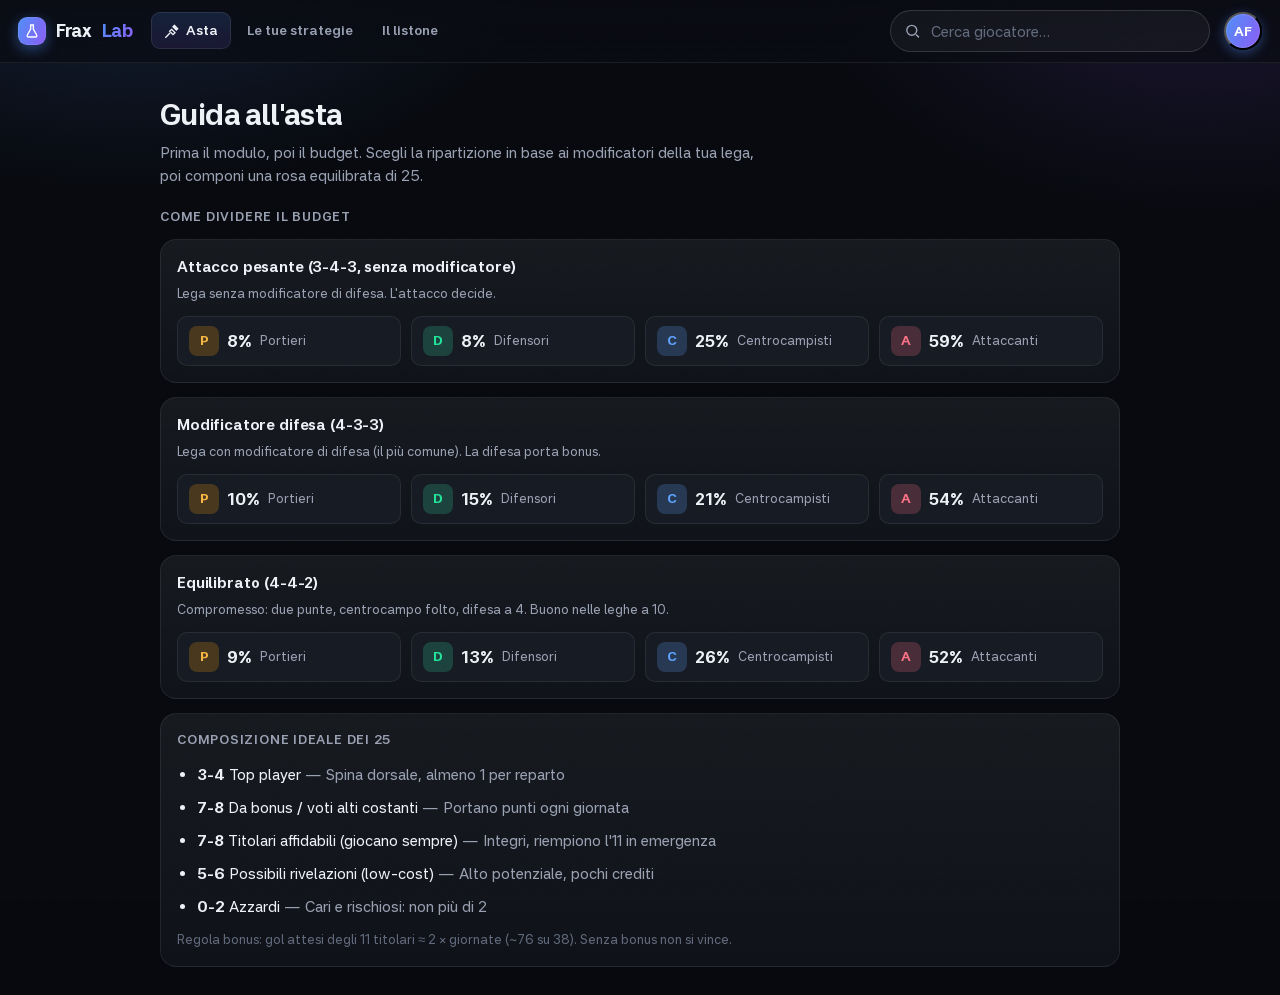
<file: app/guida.html>
<!doctype html>
<html lang="it">
<head>
<meta charset="utf-8">
<meta name="viewport" content="width=device-width, initial-scale=1, viewport-fit=cover">
<title>Guida all'asta — FraxLab</title>
<meta name="description" content="Come dividere il budget per modulo e comporre una rosa equilibrata di 25 giocatori per l'asta del Fantacalcio.">
<link rel="stylesheet" href="styles.css">
</head>
<body>
<div class="grain"></div>
<div class="shell">
  <div class="app">
    <div class="topbar" id="topbar"></div>
    <main class="view" id="view"></main>
  </div>
</div>
<div id="modalRoot"></div>

<script src="data.js"></script>
<script src="ealloracheccazzo-prev.js"></script>
<script src="player-photos.js"></script>
<script src="griglia-portieri.js"></script>
<script src="core.js"></script>
<script src="pages/guida.js"></script>
</body>
</html>
</file>
<file: app/styles.css>
/* ===== Miranda Sans (self-hosted, variable 400–700) ===== */
@font-face{font-family:"Miranda Sans";font-style:normal;font-weight:400 700;font-display:swap;
  src:url("fonts/miranda-sans-latin.woff2") format("woff2");
  unicode-range:U+0000-00FF,U+0131,U+0152-0153,U+02BB-02BC,U+02C6,U+02DA,U+02DC,U+0304,U+0308,U+0329,U+2000-206F,U+20AC,U+2122,U+2191,U+2193,U+2212,U+2215,U+FEFF,U+FFFD;}
@font-face{font-family:"Miranda Sans";font-style:normal;font-weight:400 700;font-display:swap;
  src:url("fonts/miranda-sans-latin-ext.woff2") format("woff2");
  unicode-range:U+0100-02BA,U+02BD-02C5,U+02C7-02CC,U+02CE-02D7,U+02DD-02FF,U+0304,U+0308,U+0329,U+1D00-1DBF,U+1E00-1E9F,U+1EF2-1EFF,U+2020,U+20A0-20AB,U+20AD-20C0,U+2113,U+2C60-2C7F,U+A720-A7FF;}

:root{
  --bg:#07090e; --bg2:#0a0d14;
  --surface:#0f1218; --surface2:#161a23; --surface3:#1e232f;
  --glass:rgba(20,24,34,.62);
  --border:rgba(255,255,255,.075); --border2:rgba(255,255,255,.14);
  --text:#eef1f6; --muted:#98a0b2; --faint:#616a7c;
  --accent:#4f8ef7; --accent2:#8b5cf6; --accent-cyan:#38bdf8; --accent-soft:#16233d;
  --pos:#22e39a; --warn:#f5b544; --neg:#fb6f6f;
  --P:#f5b544; --D:#22e39a; --C:#5ea2ff; --A:#fb7185;
  --grad:linear-gradient(115deg,var(--accent),var(--accent2));
  --grad-cool:linear-gradient(120deg,var(--accent-cyan),var(--accent2));
  --r8:8px; --r12:12px; --r16:16px; --r20:20px;
  --shadow:0 18px 44px -20px rgba(0,0,0,.75);
  font-synthesis:none;
}
*{box-sizing:border-box}
html,body{margin:0;padding:0}
body{background:var(--bg); color:var(--text);
  font-family:"Miranda Sans",-apple-system,BlinkMacSystemFont,"SF Pro Text","Segoe UI",Roboto,Helvetica,Arial,sans-serif;
  font-size:15px; line-height:1.5; -webkit-font-smoothing:antialiased; min-height:100vh;
  text-rendering:optimizeLegibility;}
body::before{content:"";position:fixed;inset:0;z-index:-1;pointer-events:none;
  background:
    radial-gradient(58vw 52vh at 10% -10%,rgba(79,142,247,.20),transparent 60%),
    radial-gradient(54vw 50vh at 94% -6%,rgba(139,92,246,.17),transparent 60%),
    radial-gradient(60vw 55vh at 50% 112%,rgba(34,227,154,.07),transparent 62%),
    var(--bg);}
.grain{position:fixed;inset:0;z-index:9999;pointer-events:none;opacity:.04;mix-blend-mode:overlay;
  background-image:url("data:image/svg+xml,%3Csvg xmlns='http://www.w3.org/2000/svg' width='140' height='140'%3E%3Cfilter id='n'%3E%3CfeTurbulence type='fractalNoise' baseFrequency='0.8' numOctaves='2' stitchTiles='stitch'/%3E%3C/filter%3E%3Crect width='100%25' height='100%25' filter='url(%23n)'/%3E%3C/svg%3E");}
/* gradient hairline border utility */
.hair{position:relative}
.hair::before{content:"";position:absolute;inset:0;border-radius:inherit;padding:1px;
  background:linear-gradient(145deg,rgba(255,255,255,.22),rgba(255,255,255,.03) 42%,transparent 72%);
  -webkit-mask:linear-gradient(#000 0 0) content-box,linear-gradient(#000 0 0);
  -webkit-mask-composite:xor;mask-composite:exclude;pointer-events:none;z-index:1}
.num{font-variant-numeric:tabular-nums}
h1,h2,h3{margin:0;font-weight:650;letter-spacing:-.01em}
button{font-family:inherit;font-size:inherit;color:inherit;cursor:pointer} input,select,textarea{font-family:inherit;font-size:15px}
a{color:var(--accent);text-decoration:none}
::-webkit-scrollbar{width:9px;height:9px}::-webkit-scrollbar-thumb{background:var(--surface3);border-radius:6px}

.app{width:100%}
.topbar{position:sticky;top:0;z-index:40;background:linear-gradient(180deg,rgba(9,11,17,.92),rgba(9,11,17,.72));
  backdrop-filter:blur(16px) saturate(140%);-webkit-backdrop-filter:blur(16px) saturate(140%);
  border-bottom:1px solid var(--border);display:flex;flex-wrap:wrap;align-items:center;gap:10px 14px;padding:10px 18px;min-height:62px}
.logo{display:flex;align-items:center;gap:10px;font-weight:700;letter-spacing:-.02em;font-size:17.5px;flex:none;cursor:pointer;order:1;color:var(--text)}
.logo .mark{width:28px;height:28px;border-radius:9px;background:var(--grad);position:relative;
  display:flex;align-items:center;justify-content:center;box-shadow:0 4px 14px rgba(79,142,247,.45),0 0 0 1px rgba(255,255,255,.08) inset}
.logo .mark svg{width:16px;height:16px;stroke:#fff;fill:none;stroke-width:2.1}
.logo b{background:var(--grad);-webkit-background-clip:text;background-clip:text;-webkit-text-fill-color:transparent}
/* primary top nav */
.topnav{order:4;display:flex;gap:3px;width:100%;overflow-x:auto;scrollbar-width:none;-webkit-overflow-scrolling:touch;padding-bottom:1px}
.topnav::-webkit-scrollbar{display:none}
.topnav-item{position:relative;display:inline-flex;align-items:center;gap:6px;background:none;border:none;color:var(--muted);font-size:13.5px;font-weight:600;
  padding:8px 13px;border-radius:9px;white-space:nowrap;flex:none;transition:color .18s,background .18s}
.topnav-item svg{width:16px;height:16px;stroke:currentColor;fill:none;stroke-width:2;flex:none}
.topnav-item:hover{color:var(--text);background:rgba(255,255,255,.05)}
.topnav-item.on{color:var(--text)}
.topnav-item.on::after{content:"";position:absolute;left:13px;right:13px;bottom:2px;height:2px;border-radius:2px;background:var(--grad)}
.topnav-item.cta{color:var(--text);background:linear-gradient(180deg,rgba(79,142,247,.16),rgba(139,92,246,.12));
  box-shadow:inset 0 0 0 1px rgba(255,255,255,.09)}
.topnav-item.cta:hover{background:linear-gradient(180deg,rgba(79,142,247,.26),rgba(139,92,246,.2))}
.search{position:relative;order:3;width:100%;max-width:none;min-width:0;flex:none}
.search input{width:100%;background:rgba(255,255,255,.045);border:1px solid var(--border2);color:var(--text);
  border-radius:999px;padding:9px 16px 9px 40px;min-height:42px;transition:border-color .18s,background .18s}
.search input::placeholder{color:var(--faint)}
.search input:focus{background:rgba(255,255,255,.07);border-color:rgba(79,142,247,.5)}
.search .ic{position:absolute;left:14px;top:50%;transform:translateY(-50%);width:17px;height:17px;stroke:var(--muted);fill:none;stroke-width:2}
.sresults{position:absolute;top:50px;left:0;right:0;background:rgba(15,18,24,.96);backdrop-filter:blur(14px);
  border:1px solid var(--border2);border-radius:14px;overflow:hidden;z-index:50;box-shadow:var(--shadow)}
.sresults .pcard{border:none;border-radius:0;border-bottom:1px solid var(--border);background:transparent}
.tb-right{display:flex;align-items:center;gap:10px;flex:none;order:2;margin-left:auto}
.avatar{width:38px;height:38px;border-radius:50%;background:var(--grad);cursor:pointer;
  display:flex;align-items:center;justify-content:center;font-weight:700;font-size:13.5px;color:#fff;flex:none;
  box-shadow:0 3px 12px rgba(79,142,247,.4),inset 0 0 0 1px rgba(255,255,255,.14)}
.budgetpill{font-variant-numeric:tabular-nums}
.backbtn{display:inline-flex;align-items:center;gap:5px;background:rgba(255,255,255,.05);border:1px solid var(--border2);
  color:var(--muted);border-radius:9px;padding:6px 11px 6px 8px;font-size:13px;font-weight:600;flex:none}
.backbtn:hover{color:var(--text);background:rgba(255,255,255,.09)} .backbtn svg{width:16px;height:16px;stroke:currentColor;fill:none;stroke-width:2.2}
@media(min-width:1000px){
  .topnav{order:2;width:auto;margin:0 4px}
  .search{order:3;flex:0 1 320px;width:auto;margin-left:auto}
  .tb-right{order:4;margin-left:0}
}
.view{padding:18px}
@media(min-width:880px){.view{padding:28px 32px}}
@media(min-width:1440px){.view{padding:36px 56px}.topbar{padding:12px 28px}}
@media(min-width:1800px){.view{padding:40px 72px}.topbar{padding:14px 40px}}
@media(min-width:2200px){.view{padding:44px 100px}.topbar{padding:16px 56px}}
/* in-auction secondary tabs */
.nav{display:flex;gap:4px;padding:10px 18px;overflow-x:auto;border-bottom:1px solid var(--border)}
.nav:empty{display:none;border-bottom:none;padding:0}
.nav button{background:none;border:none;color:var(--muted);display:flex;align-items:center;gap:7px;
  font-size:13.5px;font-weight:600;padding:8px 14px;border-radius:9px;white-space:nowrap;flex:none;transition:color .15s,background .15s}
.nav button svg{width:18px;height:18px;stroke:currentColor;fill:none;stroke-width:1.9;flex:none}
.nav button.on{color:var(--text);background:rgba(255,255,255,.06)} .nav button.on svg{stroke:var(--accent)}

.card{position:relative;background:linear-gradient(180deg,rgba(255,255,255,.026),rgba(255,255,255,0)),var(--surface);
  border:1px solid var(--border);border-radius:var(--r16);padding:16px}
.card+.card{margin-top:14px}
.sec-title{font-size:13px;text-transform:uppercase;letter-spacing:.06em;color:var(--muted);margin:0 0 12px;font-weight:600}
.row{display:flex;align-items:center;gap:10px}.between{display:flex;align-items:center;justify-content:space-between;gap:10px}
.muted{color:var(--muted)}.faint{color:var(--faint)}.small{font-size:13px}
.grid4{display:grid;grid-template-columns:repeat(2,1fr);gap:12px}
@media(min-width:640px){.grid4{grid-template-columns:repeat(4,1fr)}}

.btn{background:var(--surface2);color:var(--text);border:1px solid var(--border2);border-radius:10px;
  padding:10px 15px;font-size:14px;font-weight:600;transition:background .15s,border-color .15s;min-height:42px;
  display:inline-flex;align-items:center;justify-content:center;gap:7px}
.btn svg{width:16px;height:16px;stroke:currentColor;fill:none;stroke-width:2;flex:none}
.btn:hover{background:var(--surface3)}
.btn.primary{background:var(--grad);border-color:transparent;color:#fff;box-shadow:0 6px 18px -8px rgba(79,142,247,.7),inset 0 0 0 1px rgba(255,255,255,.12)}
.btn.primary:hover{filter:brightness(1.08);box-shadow:0 8px 22px -8px rgba(79,142,247,.85),inset 0 0 0 1px rgba(255,255,255,.18)}
.btn.lg{padding:13px 22px;font-size:15px;min-height:48px;border-radius:12px}
.btn.ghost{background:transparent}.btn.sm{padding:6px 11px;min-height:34px;font-size:13px;border-radius:8px}
.btn:focus-visible,input:focus-visible,select:focus-visible,textarea:focus-visible{outline:2px solid var(--accent);outline-offset:1px}
.iconbtn{background:var(--surface2);border:1px solid var(--border2);border-radius:8px;width:34px;height:34px;
  display:inline-flex;align-items:center;justify-content:center;color:var(--muted);flex:none}
.iconbtn:hover{color:var(--text);background:var(--surface3)}.iconbtn svg{width:17px;height:17px;stroke:currentColor;fill:none;stroke-width:2}
.field{display:flex;flex-direction:column;gap:6px;margin-bottom:14px}
.field label{font-size:13px;color:var(--muted);font-weight:550}
.input,select.input{background:var(--surface2);border:1px solid var(--border2);color:var(--text);border-radius:10px;padding:11px 12px;width:100%;min-height:44px}
textarea.input{min-height:70px;resize:vertical;line-height:1.5}

.chip{display:inline-flex;align-items:center;justify-content:center;font-weight:800;font-size:13.5px;width:30px;height:30px;border-radius:8px;flex:none}
.chip.P{background:rgba(245,158,11,.22);color:var(--P)}.chip.D{background:rgba(52,211,153,.22);color:var(--D)}
.chip.C{background:rgba(96,165,250,.22);color:var(--C)}.chip.A{background:rgba(251,113,133,.22);color:var(--A)}
.tag{display:inline-flex;align-items:center;gap:4px;font-size:11px;font-weight:600;padding:3px 8px;border-radius:999px;background:var(--surface2);color:var(--muted);border:1px solid var(--border);flex:none;white-space:nowrap}
.tag b{font-weight:800;margin-left:2px}
.tag svg{width:13px;height:13px;stroke:currentColor;fill:none;stroke-width:1.8;vertical-align:-2px;opacity:1}
.tag.gold{color:var(--warn);background:rgba(245,158,11,.1);border-color:rgba(245,158,11,.25)}
.tag.green{color:var(--pos);background:rgba(52,211,153,.1);border-color:rgba(52,211,153,.25)}
.tag.red{color:var(--neg);background:rgba(248,113,113,.1);border-color:rgba(248,113,113,.25)}
.tag.blue{color:var(--C);background:rgba(96,165,250,.1);border-color:rgba(96,165,250,.25)}
.tier{display:inline-flex;width:18px;height:18px;border-radius:5px;align-items:center;justify-content:center;font-size:10px;font-weight:750}
.tierA{background:rgba(52,211,153,.18);color:var(--pos)}.tierB{background:rgba(96,165,250,.18);color:var(--C)}
.tierC{background:rgba(245,158,11,.16);color:var(--warn)}.tierD{background:rgba(139,147,160,.16);color:var(--muted)}
.bar{height:7px;border-radius:99px;background:var(--surface3);overflow:hidden}
.bar>i{display:block;height:100%;border-radius:99px;background:var(--accent);transition:width .3s}
.bar.over>i{background:var(--neg)}.bar.ok>i{background:var(--pos)}
.stats{width:100%;border-collapse:collapse;font-size:13px}
.stats th,.stats td{padding:8px 6px;text-align:center;border-bottom:1px solid var(--border)}
.stats th{color:var(--muted);font-weight:600;font-size:11px;text-transform:uppercase;letter-spacing:.04em}
.stats td:first-child,.stats th:first-child{text-align:left}

/* HERO + TILES */
.hero{position:relative;border-radius:var(--r20);padding:34px 30px;margin-bottom:24px;overflow:hidden;
  background:
    radial-gradient(120% 140% at 100% 0%,rgba(139,92,246,.28),transparent 55%),
    radial-gradient(120% 160% at 0% 100%,rgba(79,142,247,.24),transparent 55%),
    linear-gradient(180deg,rgba(255,255,255,.04),rgba(255,255,255,0)),var(--surface2);
  border:1px solid var(--border);box-shadow:var(--shadow)}
.hero::after{content:"";position:absolute;top:-40%;right:-10%;width:46%;height:180%;pointer-events:none;
  background:radial-gradient(closest-side,rgba(139,92,246,.35),transparent);filter:blur(24px);opacity:.8}
.hero>*{position:relative;z-index:2}
.hero .eyebrow{display:inline-flex;align-items:center;gap:7px;font-size:12px;font-weight:600;color:var(--muted);
  text-transform:uppercase;letter-spacing:.09em;margin-bottom:14px;padding:5px 11px;border-radius:999px;
  background:rgba(255,255,255,.05);border:1px solid var(--border2)}
.hero .eyebrow .pulse{width:7px;height:7px;border-radius:50%;background:var(--pos);box-shadow:0 0 0 0 rgba(34,227,154,.6);animation:pulse 2.4s infinite}
@keyframes pulse{0%{box-shadow:0 0 0 0 rgba(34,227,154,.5)}70%{box-shadow:0 0 0 7px rgba(34,227,154,0)}100%{box-shadow:0 0 0 0 rgba(34,227,154,0)}}
.hero h1{font-size:clamp(24px,3.6vw,40px);line-height:1.08;margin-bottom:10px;letter-spacing:-.02em;max-width:16ch}
.hero h1 .grad{background:var(--grad);-webkit-background-clip:text;background-clip:text;-webkit-text-fill-color:transparent}
.hero p{color:var(--muted);margin:0 0 20px;max-width:52ch;font-size:15.5px}
.hero .cta-row{display:flex;flex-wrap:wrap;gap:10px}
.tiles{display:grid;grid-template-columns:repeat(2,1fr);gap:14px;margin-bottom:28px}
@media(min-width:720px){.tiles{grid-template-columns:repeat(3,1fr);gap:16px}}
@media(min-width:1440px){.hero{padding:44px 48px}.tiles{gap:20px}}
.tile{position:relative;overflow:hidden;background:linear-gradient(180deg,rgba(255,255,255,.03),rgba(255,255,255,0)),var(--surface);
  border:1px solid var(--border);border-radius:var(--r16);padding:18px;cursor:pointer;text-align:left;color:var(--text);
  transition:transform .2s cubic-bezier(.2,.7,.3,1),border-color .2s,box-shadow .2s}
@media(min-width:1440px){.tile{padding:24px}}
.tile:hover{transform:translateY(-3px);border-color:var(--border2);box-shadow:var(--shadow)}
.tile::after{content:"";position:absolute;inset:0;border-radius:inherit;opacity:0;transition:opacity .25s;pointer-events:none;
  background:radial-gradient(120% 120% at 0% 0%,var(--tglow,rgba(79,142,247,.14)),transparent 55%)}
.tile:hover::after{opacity:1}
.tile .ti{width:44px;height:44px;border-radius:13px;display:flex;align-items:center;justify-content:center;margin-bottom:14px;
  box-shadow:0 6px 16px -6px var(--tglow,rgba(79,142,247,.5)),inset 0 0 0 1px rgba(255,255,255,.14)}
.tile .ti svg{width:22px;height:22px;stroke:#fff;fill:none;stroke-width:1.9}
.tile .tt{font-weight:650;font-size:15.5px;display:flex;align-items:center;gap:6px}
.tile .tt .go{margin-left:auto;color:var(--muted);transition:transform .2s,color .2s}
.tile:hover .tt .go{transform:translateX(3px);color:var(--text)}
.tile .td{color:var(--muted);font-size:12.5px;margin-top:3px;line-height:1.45}
@media(min-width:1440px){.tile .ti{width:50px;height:50px}.tile .tt{font-size:17px}.tile .td{font-size:13.5px}}
.ti.blue{background:linear-gradient(135deg,#4f8ef7,#2563eb)}.ti.violet{background:linear-gradient(135deg,#8b5cf6,#6d28d9)}
.ti.green{background:linear-gradient(135deg,#22e39a,#059669)}.ti.amber{background:linear-gradient(135deg,#f5b544,#d97706)}
.ti.cyan{background:linear-gradient(135deg,#38bdf8,#0ea5e9)}.ti.pink{background:linear-gradient(135deg,#f472b6,#db2777)}
.tile.blue{--tglow:rgba(79,142,247,.16)}.tile.violet{--tglow:rgba(139,92,246,.16)}
.tile.green{--tglow:rgba(34,227,154,.14)}.tile.amber{--tglow:rgba(245,181,68,.14)}.tile.cyan{--tglow:rgba(56,189,248,.14)}.tile.pink{--tglow:rgba(244,114,182,.16)}
/* home */
.home-wrap{max-width:960px;margin:0 auto}
@media(min-width:1440px){.home-wrap{max-width:1400px}}
@media(min-width:1800px){.home-wrap{max-width:1700px}}
@media(min-width:2200px){.home-wrap{max-width:2000px}}
.recent-grid{display:grid;grid-template-columns:1fr;gap:12px}
@media(min-width:640px){.recent-grid{grid-template-columns:repeat(3,1fr)}}
.leghe-grid{display:grid;grid-template-columns:1fr;gap:14px}
@media(min-width:720px){.leghe-grid{grid-template-columns:repeat(2,1fr)}}
@media(min-width:1200px){.leghe-grid{grid-template-columns:repeat(3,1fr)}}
.leghe-grid .card{margin-top:0}
.card.recent{cursor:pointer;text-align:left;width:100%;color:var(--text);transition:transform .2s,border-color .2s;display:block}
.card.recent:hover{transform:translateY(-2px);border-color:var(--border2)}
.recent .rname{font-weight:650;font-size:15px;white-space:nowrap;overflow:hidden;text-overflow:ellipsis}
.recent .go2{color:var(--muted);flex:none}
.recent .go2 svg{width:18px;height:18px;stroke:currentColor;fill:none;stroke-width:2}
/* generic page header */
.page-head{max-width:960px;margin:0 auto 20px}
@media(min-width:1440px){.page-head{max-width:1400px}}
@media(min-width:1800px){.page-head{max-width:1700px}}
@media(min-width:2200px){.page-head{max-width:2000px}}
.page-head h1{font-size:clamp(21px,2.6vw,30px);letter-spacing:-.02em}
.page-head p{color:var(--muted);margin:6px 0 0;max-width:60ch}
.gsplit-grid{display:grid;grid-template-columns:repeat(2,1fr);gap:10px}
@media(min-width:560px){.gsplit-grid{grid-template-columns:repeat(4,1fr)}}
.gsplit{display:flex;align-items:center;gap:8px;background:var(--surface2);border:1px solid var(--border);border-radius:10px;padding:9px 11px}
.gsplit b{font-size:16px}
.cons-grid{display:grid;grid-template-columns:1fr;gap:12px}
@media(min-width:720px){.cons-grid{grid-template-columns:repeat(2,1fr)}}
@media(min-width:1100px){.cons-grid{grid-template-columns:repeat(3,1fr)}}
.cons-grid .card+.card,.recent-grid .card+.card{margin-top:0}

/* stepper */
.stepper{display:flex;gap:8px;overflow-x:auto;padding-bottom:4px;margin-bottom:16px}
.step{flex:1;min-width:82px;background:var(--surface);border:1px solid var(--border);border-radius:12px;padding:10px 8px;text-align:center;cursor:pointer;transition:.15s}
.step.on{border-color:var(--accent);background:var(--accent-soft)}
.step .sc{font-weight:700;font-size:13px;display:flex;align-items:center;justify-content:center;gap:6px}
.step .sn{font-size:11px;color:var(--muted);margin-top:2px}

.filters{display:flex;gap:8px;margin-bottom:14px;flex-wrap:wrap}
.filters .input{flex:1;min-width:120px}.filters select.input{flex:none;width:auto;min-width:104px}
.plist{display:flex;flex-direction:column;gap:8px}
.plist.hide-data .statline,.plist.hide-data .pmantra,.plist.hide-data .pright,.plist.hide-data .ot-tag{display:none}

.asst-grid{display:flex;flex-direction:column;gap:24px}
.asst-add{order:2}.asst-obj{order:1}
@media(min-width:960px){
  .asst-grid{display:grid;grid-template-columns:3fr 2fr;align-items:start;gap:24px}
  .asst-add{order:1}.asst-obj{order:2;position:sticky;top:118px;max-height:calc(100vh - 138px);overflow-y:auto}
}

.obj-board{display:flex;flex-direction:column;gap:12px;margin-bottom:20px}
.obj-outer{min-width:0;border-radius:16px;padding:10px;border:1px solid var(--border);background:var(--surface)}
.obj-outer-label{font-size:10px;font-weight:700;text-transform:uppercase;letter-spacing:.04em;color:var(--muted);padding:0 2px 8px}
.obj-outer.violet{border-color:rgba(139,92,246,.35);background:rgba(139,92,246,.06)}.obj-outer.violet .obj-outer-label{color:#c4b5fd}
.obj-outer.blue{border-color:rgba(79,142,247,.35);background:rgba(79,142,247,.06)}.obj-outer.blue .obj-outer-label{color:var(--accent)}
.obj-outer.amber{border-color:rgba(245,181,68,.35);background:rgba(245,181,68,.06)}.obj-outer.amber .obj-outer-label{color:var(--warn)}
.obj-outer.cyan{border-color:rgba(56,189,248,.35);background:rgba(56,189,248,.06)}.obj-outer.cyan .obj-outer-label{color:var(--accent-cyan)}
.obj-outer.pink{border-color:rgba(244,114,182,.35);background:rgba(244,114,182,.06)}.obj-outer.pink .obj-outer-label{color:#f472b6}
.obj-outer.empty{border-style:dashed;background:transparent}
.obj-outer.empty .obj-outer-label{opacity:.7}
.obj-fascia-list{display:flex;flex-direction:column;gap:6px}
.obj-cluster{display:flex;flex-direction:column;gap:6px;cursor:grab}
.obj-move{display:flex;gap:4px;justify-content:flex-end}
.obj-move-btn{background:var(--surface2);border:1px solid var(--border2);border-radius:6px;width:22px;height:20px;
  display:flex;align-items:center;justify-content:center;color:var(--muted);cursor:pointer;flex:none}
.obj-move-btn:hover{color:var(--text);background:var(--surface3)}
.obj-move-btn:disabled{opacity:.3;cursor:default}
.obj-move-btn:disabled:hover{background:var(--surface2);color:var(--muted)}
.obj-move-btn svg{width:13px;height:13px;stroke:currentColor;fill:none;stroke-width:2.4}
.obj-cluster.dragging{opacity:.35}
.obj-tile{position:relative;width:100%;height:87px;flex:none;border-radius:14px;padding:9px 12px;box-sizing:border-box}
.obj-tile.empty{border:2px dashed var(--border2);display:flex;flex-direction:column;align-items:center;justify-content:center}
.obj-tile .ot-plus{font-size:24px;line-height:1;color:var(--faint);opacity:.6}
.obj-tile.filled{display:flex;flex-direction:row;align-items:center;justify-content:space-between;gap:9px;
  border:1px solid var(--border2);background:var(--surface2);
  box-shadow:inset 0 0 0 1px rgba(255,255,255,.06);transition:border-color .15s}
.obj-tile.filled.violet{border-color:rgba(139,92,246,.4);background:linear-gradient(160deg,rgba(139,92,246,.32),rgba(139,92,246,.1))}
.obj-tile.filled.blue{border-color:rgba(79,142,247,.4);background:linear-gradient(160deg,rgba(79,142,247,.3),rgba(79,142,247,.08))}
.obj-tile.filled.amber{border-color:rgba(245,181,68,.45);background:linear-gradient(160deg,rgba(245,181,68,.3),rgba(245,181,68,.08))}
.obj-tile.filled.cyan{border-color:rgba(56,189,248,.4);background:linear-gradient(160deg,rgba(56,189,248,.28),rgba(56,189,248,.08))}
.obj-tile.filled.pink{border-color:rgba(244,114,182,.4);background:linear-gradient(160deg,rgba(244,114,182,.28),rgba(244,114,182,.08))}
.obj-tile.filled.bought{border-color:rgba(34,227,154,.5);background:linear-gradient(160deg,rgba(34,227,154,.3),rgba(34,227,154,.08))}
.ot-left{display:flex;flex-direction:column;align-items:flex-start;gap:5px;min-width:0;flex:1}
.ot-head{display:flex;align-items:center;gap:6px;min-width:0}
.obj-tile .chip{width:19px;height:19px;font-size:9px;border-radius:5px;flex:none}
.ot-name{font-size:12px;font-weight:750;color:var(--text);white-space:nowrap;overflow:hidden;text-overflow:ellipsis;min-width:0}
.ot-tag{font-size:8px;font-weight:700;text-transform:uppercase;letter-spacing:.02em;border-radius:999px;padding:2px 6px;white-space:nowrap}
.ot-tag.violet{color:#c4b5fd;background:rgba(139,92,246,.18)}
.ot-tag.blue{color:var(--accent);background:rgba(79,142,247,.18)}
.ot-tag.amber{color:var(--warn);background:rgba(245,181,68,.18)}
.ot-tag.cyan{color:var(--accent-cyan);background:rgba(56,189,248,.16)}
.ot-tag.pink{color:#f472b6;background:rgba(244,114,182,.16)}
.ot-tag.bought{color:var(--pos);background:rgba(34,227,154,.16)}
/* banda della fascia nella lista dell'asta live: la scritta (TOP ecc.) sta
   dentro la banda colorata, in verticale, invece che in un badge a parte */
.pcard.fascia{position:relative;padding-left:36px;min-height:108px}
.fascia-stripe{position:absolute;left:-1px;top:-1px;bottom:-1px;width:26px;
  border-radius:14px 0 0 14px;background:var(--fascia);
  box-shadow:0 0 16px 2px var(--fascia-glow),inset 0 0 0 1px rgba(255,255,255,.18);
  display:flex;align-items:center;justify-content:center;pointer-events:none}
.fascia-stripe span{writing-mode:vertical-rl;transform:rotate(180deg);
  font-size:10.5px;font-weight:800;letter-spacing:.07em;color:#fff;
  text-shadow:0 1px 3px rgba(0,0,0,.35);white-space:nowrap}
.pcard.fascia.violet{--fascia:#8b5cf6;--fascia-glow:rgba(139,92,246,.55)}
.pcard.fascia.blue{--fascia:#4f8ef7;--fascia-glow:rgba(79,142,247,.55)}
.pcard.fascia.amber{--fascia:#f5b544;--fascia-glow:rgba(245,181,68,.5)}
.pcard.fascia.cyan{--fascia:#38bdf8;--fascia-glow:rgba(56,189,248,.5)}
.pcard.fascia.pink{--fascia:#f472b6;--fascia-glow:rgba(244,114,182,.5)}
.plist.hide-data .fascia-stripe{visibility:hidden}
.ot-prices{display:flex;flex-direction:row;align-items:center;justify-content:flex-end;gap:16px;flex:none}
.ot-price{display:flex;flex-direction:column;align-items:flex-start;gap:3px;text-align:left}
.ot-price.mine{padding-left:16px;border-left:1px solid var(--border2)}
.ot-price span{font-size:10.5px;color:var(--muted);white-space:nowrap}
.ot-price b{font-size:18px;font-weight:800;color:var(--text)}
.obj-tile.filled.violet .ot-price.mine b{color:#c4b5fd}
.obj-tile.filled.blue .ot-price.mine b{color:var(--accent)}
.obj-tile.filled.amber .ot-price.mine b{color:var(--warn)}
.obj-tile.filled.cyan .ot-price.mine b{color:var(--accent-cyan)}
.obj-tile.filled.pink .ot-price.mine b{color:#f472b6}
.obj-tile.filled.bought .ot-price.mine b{color:var(--pos)}
.slothead{display:flex;align-items:center;justify-content:space-between;gap:8px;margin-bottom:8px}
.tagsel{background:var(--surface2);border:1px solid var(--border2);color:var(--text);border-radius:8px;padding:5px 8px;font-size:12px;font-weight:600}
.pricebox{display:flex;gap:8px;align-items:flex-end;flex-wrap:wrap}
.pricebox .maxbox{display:flex;flex-direction:column;gap:3px;flex:none}
.pricebox .maxbox label{font-size:9px;color:var(--muted);text-transform:uppercase;letter-spacing:.03em;white-space:nowrap}
.pricebox .maxbox .row{gap:3px}
.pricebox input{width:64px;padding:6px 8px;min-height:32px;text-align:right}
.pcard{display:flex;align-items:center;gap:15px;background:var(--surface);border:1px solid var(--border);border-radius:14px;padding:16px 18px;transition:.15s;cursor:pointer}
.pcard:hover{border-color:var(--border2);background:var(--surface2)}
.pavatar{width:48px;height:70px;flex:none;display:block}
.pavatar img{width:100%;height:100%;border-radius:12px;object-fit:contain;
  background:var(--surface3);box-shadow:inset 0 0 0 1px rgba(255,255,255,.08)}
.pcard .nm{font-weight:650;font-size:15.5px;line-height:1.2}.pcard .mt{color:var(--muted);font-size:13px}.pcard .push{flex:1}
.pmid{flex:1;min-width:0;display:flex;flex-direction:column;gap:4px}
.pname{font-weight:650;font-size:16.5px;line-height:1.2;display:flex;align-items:center;gap:7px;flex-wrap:wrap}
.pmeta{color:var(--muted);font-size:13px;display:flex;align-items:center;gap:5px}
.statline{display:flex;gap:7px;flex-wrap:wrap;overflow-x:auto;margin-top:5px}
.sp{font-size:12px;font-weight:600;background:var(--surface2);border:1px solid var(--border);border-radius:7px;padding:4px 8px;color:var(--muted);flex:none;white-space:nowrap}
.sp b{color:var(--text);font-weight:700;margin-left:3px}
.sp svg{width:14px;height:14px;stroke:currentColor;fill:none;stroke-width:1.8;vertical-align:-2px;margin-right:3px;opacity:1}
.sp.target{color:var(--accent);background:rgba(79,142,247,.12);border-color:rgba(79,142,247,.35)}
.sp.target b{color:var(--accent)}
.tbar{display:inline-flex;align-items:center;gap:7px;font-size:12px;font-weight:700;background:var(--surface2);border:1px solid var(--border);border-radius:999px;padding:4px 9px 4px 7px;color:var(--text);flex:none;white-space:nowrap}
.tbar .bars{display:inline-flex;align-items:center;gap:2.5px}
.tbar .seg{width:4px;height:12px;border-radius:2px;background:rgba(255,255,255,.14)}
.tbar.green .seg.on{background:var(--pos);box-shadow:0 0 6px 1px rgba(34,227,154,.65)}
.tbar.amber .seg.on{background:var(--warn);box-shadow:0 0 6px 1px rgba(245,181,68,.6)}
.tbar.red .seg.on{background:var(--neg);box-shadow:0 0 6px 1px rgba(251,111,111,.6)}
.tbar.green b{color:var(--pos)}.tbar.amber b{color:var(--warn)}.tbar.red b{color:var(--neg)}
.qt{font-weight:700;font-size:15px}
.arrow{font-weight:700}.arrow.up{color:var(--pos)}.arrow.dn{color:var(--neg)}.arrow.fl{color:var(--muted)}.arrow.wv{color:var(--warn)}
.overlay{position:fixed;inset:0;z-index:60;background:rgba(5,6,8,.6);backdrop-filter:blur(3px);display:flex;align-items:flex-end;justify-content:center}
@media(min-width:640px){.overlay{align-items:center;padding:20px}}
.sheet{background:var(--surface);border:1px solid var(--border);width:100%;max-width:560px;border-radius:18px 18px 0 0;max-height:92vh;overflow:auto;padding:18px 18px 26px}
@media(min-width:640px){.sheet{border-radius:18px}}
.sheet .grip{width:38px;height:4px;border-radius:99px;background:var(--border2);margin:0 auto 14px}
@media(min-width:640px){.sheet .grip{display:none}}
.empty{text-align:center;color:var(--muted);padding:40px 20px}
.empty svg{width:42px;height:42px;stroke:var(--faint);fill:none;stroke-width:1.5;margin-bottom:12px}
.kpi{background:var(--surface2);border:1px solid var(--border);border-radius:12px;padding:12px}
.kpi .v{font-size:22px;font-weight:750;letter-spacing:-.02em}.kpi .l{font-size:12px;color:var(--muted);margin-top:2px}
.pref{font-size:10px;font-weight:700;color:var(--accent);text-transform:uppercase;letter-spacing:.05em}
hr.sep{border:none;border-top:1px solid var(--border);margin:14px 0}
.list-clean li{margin:6px 0}
.slotline{display:flex;align-items:center;gap:10px;padding:9px 0}.slotline.ghost{opacity:.5}.slotline.empty-slot{opacity:.35}
.dot-ph{width:22px;height:22px;border-radius:6px;border:1px dashed var(--border2);flex:none}
.teams-cols{display:flex;gap:12px;overflow-x:auto;padding-bottom:8px;margin:14px 0 22px}
.team-col{flex:0 0 240px;background:linear-gradient(180deg,rgba(255,255,255,.026),rgba(255,255,255,0)),var(--surface);
  border:1px solid var(--border);border-radius:var(--r16);padding:14px}
.tcdot{width:8px;height:8px;border-radius:50%;flex:none}
.tc-warn{display:flex;align-items:center;gap:7px;padding:7px 10px;margin-bottom:10px;border-radius:9px;
  background:rgba(245,181,68,.12);border:1px solid rgba(245,181,68,.35);color:var(--warn);font-size:11.5px;font-weight:600;line-height:1.3}
.tc-warn svg{width:15px;height:15px;flex:none;stroke:var(--warn);fill:none;stroke-width:2}
.tc-roster{display:flex;flex-direction:column;gap:10px;max-height:320px;overflow-y:auto}
.tc-group-label{font-size:9.5px;font-weight:700;text-transform:uppercase;letter-spacing:.04em;color:var(--faint);padding:0 0 4px}
.tc-row{display:flex;align-items:center;gap:6px;padding:5px 0;border-bottom:1px solid var(--border)}
.tc-row:last-child{border-bottom:none}
.tc-info{flex:1;min-width:0;display:flex;flex-direction:column;gap:1px}
.tc-name{font-size:12.5px;font-weight:600;overflow:hidden;text-overflow:ellipsis;white-space:nowrap}
.tc-team{font-size:10px;color:var(--faint);overflow:hidden;text-overflow:ellipsis;white-space:nowrap}
.tc-price-box{flex:none;min-width:38px;padding:5px 6px;background:var(--surface3);border:1px solid var(--border2);border-radius:var(--r8);font-size:14px;font-weight:800;text-align:center;color:var(--text);line-height:1.1}
.tc-price-target{flex:none;min-width:42px;padding:6px 10px;background:var(--warn);border:1px solid var(--warn);border-radius:var(--r8);font-size:16px;font-weight:800;text-align:center;color:#241a06;line-height:1.1;box-shadow:0 0 10px 1px rgba(245,181,68,.4)}
.tc-rm{background:none;border:none;color:var(--faint);font-size:0;padding:3px;border-radius:5px;flex:none;display:flex}
.tc-rm svg{width:12px;height:12px;stroke:currentColor;fill:none;stroke-width:2.4}
.tc-rm:hover{color:var(--neg);background:rgba(251,111,111,.12)}
.tabbar{display:flex;gap:6px;border-bottom:1px solid var(--border);padding-bottom:0}
.tabbtn{background:none;border:none;color:var(--muted);font-size:13.5px;font-weight:600;padding:9px 4px;margin-right:14px;cursor:pointer;border-bottom:2px solid transparent;transition:color .15s}
.tabbtn:hover{color:var(--text)}
.tabbtn.active{color:var(--text);border-bottom-color:var(--accent)}
.tabbtn svg{width:13px;height:13px;stroke:currentColor;fill:none;stroke-width:2.2;vertical-align:-2px;margin-right:3px}
.gauge-grid{display:grid;grid-template-columns:repeat(auto-fit,minmax(220px,1fr));gap:12px}
.gauge-card{background:linear-gradient(180deg,rgba(255,255,255,.026),rgba(255,255,255,0)),var(--surface);
  border:1px solid var(--border);border-radius:var(--r16);padding:16px}
.gauge-card-title{font-size:13.5px;font-weight:700;margin-bottom:14px;display:flex;align-items:center;gap:7px}
.gauge-row{display:flex;justify-content:space-between;gap:6px}
.gauge-col{display:flex;flex-direction:column;align-items:center;gap:8px;flex:1;min-width:0}
.gauge{position:relative;width:74px;height:74px;flex:none}
.gauge svg{width:100%;height:100%;transform:rotate(-90deg)}
.gauge-track{fill:none;stroke:var(--border2);stroke-width:9}
.gauge-fill{fill:none;stroke-width:9;stroke-linecap:round;transition:stroke-dashoffset .4s ease}
.gauge-val{position:absolute;inset:0;display:flex;align-items:center;justify-content:center;font-size:17px;font-weight:800;color:var(--text)}
.gauge-val span{font-size:10px;font-weight:600;color:var(--faint);margin-left:1px}
.gauge-val.faint{color:var(--faint);font-size:20px}
.gauge-lbl{font-size:10.5px;color:var(--muted);text-align:center;white-space:nowrap}

.form-team-select{display:flex;gap:7px;overflow-x:auto;padding-bottom:10px;margin-bottom:18px;scrollbar-width:thin}
.form-team-btn{flex:none;background:var(--surface2);border:1px solid var(--border2);color:var(--muted);font-size:12px;font-weight:700;
  padding:8px 14px;border-radius:999px;cursor:pointer;white-space:nowrap;transition:all .15s}
.form-team-btn:hover{background:var(--surface3);color:var(--text);transform:translateY(-1px)}
.form-team-btn.active{background:var(--grad);border-color:transparent;color:#fff;box-shadow:0 4px 14px -4px rgba(79,142,247,.6)}
.form-team-btn.nodata{opacity:.35}
.form-team-btn.nodata:hover{transform:none}
.form-sep{flex:none;width:1px;align-self:stretch;background:var(--border2);margin:2px 2px}
.form-team-btn.extra{border-style:dashed;color:var(--faint)}
.form-team-btn.extra.active{background:var(--surface3);color:var(--text);border-color:var(--border2);box-shadow:none}

.pitch-panel{display:flex;gap:20px;flex-wrap:wrap;align-items:flex-start}
.pitch-field{flex:1 1 380px;min-width:300px;position:relative;overflow:hidden;
  background:
    repeating-linear-gradient(180deg,rgba(255,255,255,.05) 0 42px,rgba(0,0,0,.05) 42px 84px),
    radial-gradient(120% 90% at 50% -10%,rgba(52,211,153,.22),transparent 60%),
    linear-gradient(180deg,#0f2a1f,#0a1f17);
  border:1px solid var(--border);border-radius:var(--r20);padding:26px 14px 22px;
  display:flex;flex-direction:column;justify-content:space-between;gap:22px;min-height:420px;
  box-shadow:inset 0 0 0 1px rgba(255,255,255,.04),0 12px 28px -16px rgba(0,0,0,.6)}
.pitch-formation{position:absolute;top:12px;left:14px;font-size:11px;font-weight:800;color:#eafff2;background:rgba(0,0,0,.35);
  padding:4px 11px;border-radius:999px;letter-spacing:.02em;z-index:2;backdrop-filter:blur(2px)}
.pitch-markings{position:absolute;inset:0;pointer-events:none;opacity:.5}
.pm-circle{position:absolute;left:50%;top:50%;width:150px;height:150px;border:1.5px solid rgba(255,255,255,.35);border-radius:50%;transform:translate(-50%,-50%)}
.pm-halfway{position:absolute;left:0;right:0;top:50%;height:0;border-top:1.5px solid rgba(255,255,255,.35)}
.pm-box{position:absolute;left:50%;bottom:0;width:58%;height:70px;border:1.5px solid rgba(255,255,255,.35);border-bottom:none;transform:translateX(-50%);border-radius:6px 6px 0 0}
.pm-arc{position:absolute;bottom:-1px;width:26px;height:26px;border:1.5px solid rgba(255,255,255,.35);border-radius:50%}
.pm-arc-l{left:-13px}.pm-arc-r{right:-13px}

.pitch-row{display:flex;justify-content:space-evenly;flex-wrap:wrap;gap:10px;position:relative;z-index:1}
.pitch-row.gk-row{justify-content:center}
.pchip{display:flex;flex-direction:column;align-items:center;gap:5px;cursor:pointer;width:66px;flex:none;transition:transform .12s}
.pchip:hover{transform:translateY(-3px)}
.pchip.nodata{cursor:default}
.pchip.nodata:hover{transform:none}
.pchip-av{width:34px;height:34px;border-radius:50%;display:flex;align-items:center;justify-content:center;font-size:12px;font-weight:800;
  border:2px solid rgba(255,255,255,.7);box-shadow:0 3px 8px -2px rgba(0,0,0,.55)}
.pchip-av.P{background:linear-gradient(155deg,#f5b544,#c8850f);color:#2b1a00}
.pchip-av.D{background:linear-gradient(155deg,#22e39a,#0f9d6c);color:#00251a}
.pchip-av.C{background:linear-gradient(155deg,#5ea2ff,#2f66d6);color:#00173e}
.pchip-av.A{background:linear-gradient(155deg,#fb7185,#d43a55);color:#3a0009}
.pchip.nodata .pchip-av{opacity:.55;filter:grayscale(.4)}
.pchip-nm{font-size:10.5px;font-weight:700;color:#fff;text-align:center;line-height:1.15;text-shadow:0 1px 3px rgba(0,0,0,.7);
  overflow:hidden;text-overflow:ellipsis;display:-webkit-box;-webkit-line-clamp:2;-webkit-box-orient:vertical;max-width:100%}
.pchip.nodata .pchip-nm{color:rgba(255,255,255,.45)}

.pchip-r{width:16px;height:16px;border-radius:5px;display:inline-flex;align-items:center;justify-content:center;font-size:9px;font-weight:800;flex:none}
.pchip-r.P{background:rgba(245,158,11,.22);color:var(--P)}.pchip-r.D{background:rgba(52,211,153,.22);color:var(--D)}
.pchip-r.C{background:rgba(96,165,250,.22);color:var(--C)}.pchip-r.A{background:rgba(251,113,133,.22);color:var(--A)}

.pitch-side{flex:1 1 260px;min-width:240px;display:flex;flex-direction:column;gap:12px}
.pitch-coach{display:flex;justify-content:space-between;align-items:center;background:var(--surface2);border:1px solid var(--border);
  border-radius:var(--r12);padding:11px 14px;font-size:13.5px}
.pitch-spec{background:linear-gradient(180deg,rgba(255,255,255,.026),rgba(255,255,255,0)),var(--surface);
  border:1px solid var(--border);border-radius:var(--r16);padding:12px 14px 6px}
.pitch-spec-label{display:flex;align-items:center;gap:7px;font-size:11px;font-weight:800;text-transform:uppercase;letter-spacing:.05em;
  color:var(--muted);margin-bottom:9px}
.pitch-spec-label svg{width:14px;height:14px;stroke:var(--accent);fill:none;stroke-width:2}
.spec-list{display:flex;flex-direction:column}
.spec-row{display:flex;align-items:center;gap:8px;padding:7px 4px;border-bottom:1px solid var(--border);cursor:pointer;border-radius:8px}
.spec-row:last-child{border-bottom:none}
.spec-row:hover{background:rgba(255,255,255,.04)}
.spec-rank{width:17px;height:17px;border-radius:50%;background:var(--surface3);color:var(--muted);font-size:9.5px;font-weight:800;
  display:flex;align-items:center;justify-content:center;flex:none}
.spec-row:first-child .spec-rank{background:var(--accent-soft);color:var(--accent)}
.spec-name{font-size:12.5px;font-weight:600;overflow:hidden;text-overflow:ellipsis;white-space:nowrap}
.duel-list{display:flex;flex-direction:column;gap:12px;padding:2px 0 8px}
.duel-row{display:flex;align-items:center;gap:10px}
.duel-name{font-size:12px;font-weight:600;flex:0 0 auto;max-width:140px;overflow:hidden;text-overflow:ellipsis;white-space:nowrap;cursor:pointer}
.duel-name b{font-weight:800;color:var(--accent)}
.duel-name.l{text-align:right}
.duel-name.r{text-align:left}
.duel-track{flex:1;min-width:40px;height:6px;border-radius:99px;background:var(--surface3);position:relative;overflow:hidden}
.duel-track i{position:absolute;left:0;top:0;bottom:0;background:var(--grad);border-radius:99px}
/* avviso "statistiche nascoste" */
.stats-notice{display:flex;align-items:center;gap:10px;padding:11px 14px;margin:0 0 14px;
  border:1px solid var(--border2);border-radius:12px;background:var(--surface2);color:var(--muted);font-size:13px}
.stats-notice svg{width:18px;height:18px;flex:none;stroke:var(--faint);fill:none;stroke-width:1.8}
.stats-notice b{color:var(--text);font-weight:600}
.stats-notice .btn{margin-left:auto;flex:none}
/* pannello admin: pallino stato accesso */
.acc-dot{width:12px;height:12px;border-radius:99px;flex:none;background:var(--surface3);
  border:1px solid var(--border2);box-shadow:none}
.acc-dot.on{background:#3fb950;border-color:#3fb950;box-shadow:0 0 0 3px rgba(63,185,80,.18)}
@media (prefers-reduced-motion: reduce){*{transition:none!important}}
</file>
